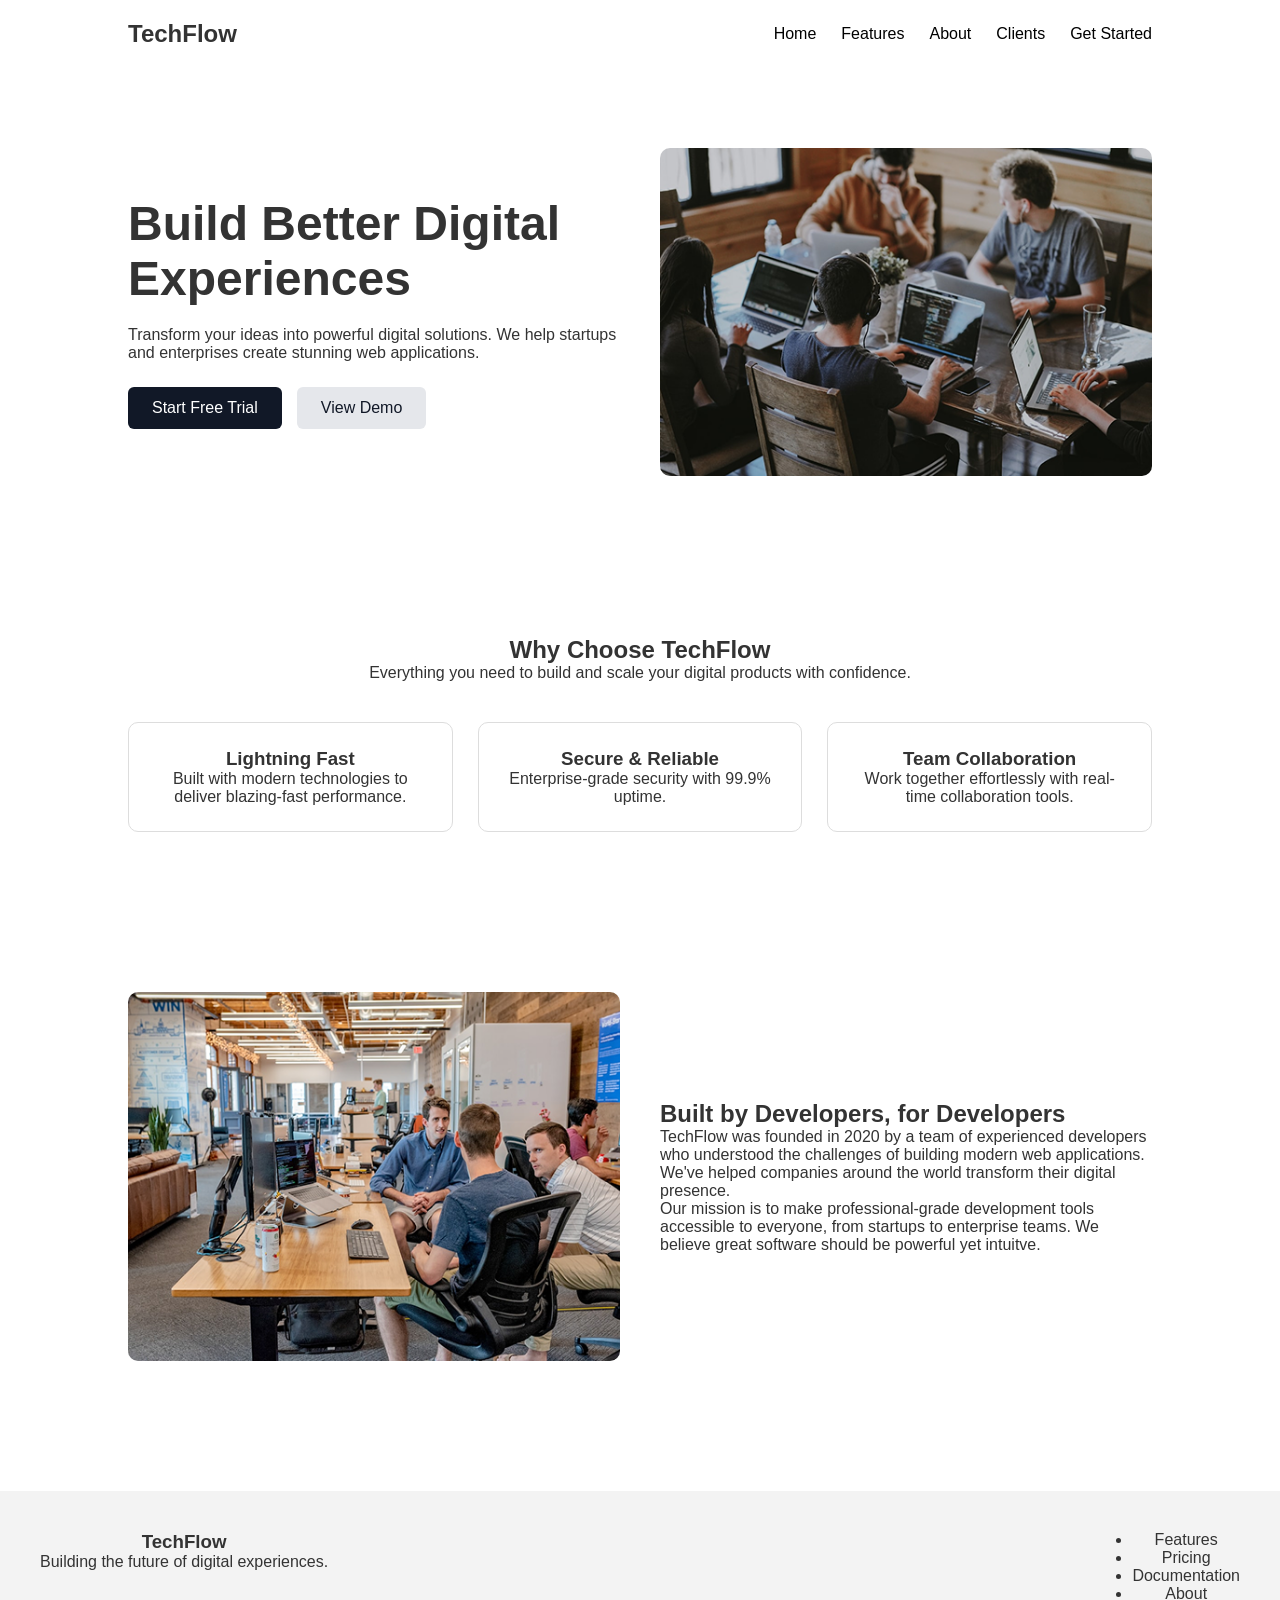
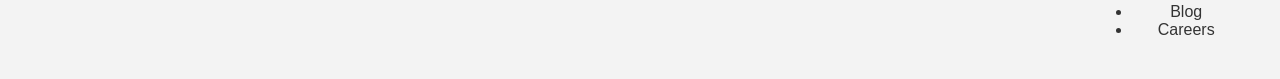
<file: homework4/index.html>
<!doctype html>
<html lang="en">
  <head>
    <meta charset="UTF-8" />
    <meta name="viewport" content="width=device-width, initial-scale=1.0" />

    <title>TechFlow</title>

    <link rel="stylesheet" href="styles.css" />
  </head>

  <body>
    <header>
      <div class="container">
        <h2 class="logo">TechFlow</h2>

       <nav>
  <ul>
    <li><a href="index.html">Home</a></li>
    <li><a href="#features">Features</a></li>
    <li><a href="#about">About</a></li>
    <li><a href="clients.html">Clients</a></li>
    <li><a href="#" class="btn">Get Started</a></li>
  </ul>
</nav>
      </div>
    </header>

    <main>
      <section class="hero">
        <div class="hero-text">
          <h1>Build Better Digital Experiences</h1>

          <p>
            Transform your ideas into powerful digital solutions. We help
            startups and enterprises create stunning web applications.
          </p>

          <div class="hero-buttons">
            <a href="#" class="dark-btn">Start Free Trial</a>
            <a href="#" class="light-btn">View Demo</a>
          </div>
        </div>

        <div class="hero-image">
          <img src="images/team.png" alt="Developers working together" />
        </div>
      </section>

      <section class="features">
        <h2>Why Choose TechFlow</h2>

        <p>
          Everything you need to build and scale your digital products with
          confidence.
        </p>

        <div class="card-container">
          <article class="card">
            <h3>Lightning Fast</h3>
            <p>
              Built with modern technologies to deliver blazing-fast
              performance.
            </p>
          </article>

          <article class="card">
            <h3>Secure & Reliable</h3>
            <p>Enterprise-grade security with 99.9% uptime.</p>
          </article>

          <article class="card">
            <h3>Team Collaboration</h3>
            <p>
              Work together effortlessly with real-time collaboration tools.
            </p>
          </article>
        </div>
      </section>

      <section class="about">
        <div class="about-image">
          <img src="images/about.png" alt="Office workspace" />
        </div>

        <div class="about-text">
          <h2>Built by Developers, for Developers</h2>

          <p>
            TechFlow was founded in 2020 by a team of experienced developers who
            understood the challenges of building modern web applications. We've
            helped companies around the world transform their digital presence.
            </p>
            <p>
            Our mission is to make professional-grade development tools
            accessible to everyone, from startups to enterprise teams. We
            believe great software should be powerful yet intuitve.
          </p>

    
          </p>
        </div>
      </section>
    </main>

    <footer>
      <div class="footer-left">
        <h3>TechFlow</h3>
        <p>Building the future of digital experiences.</p>
      </div>

      <div class="footer-right">
        <ul>
          <li>Features</li>
          <li>Pricing</li>
          <li>Documentation</li>
        </ul>

        <ul>
          <li>About</li>
          <li>Blog</li>
          <li>Careers</li>
        </ul>
      </div>
    </footer>
  </body>
</html>
</file>
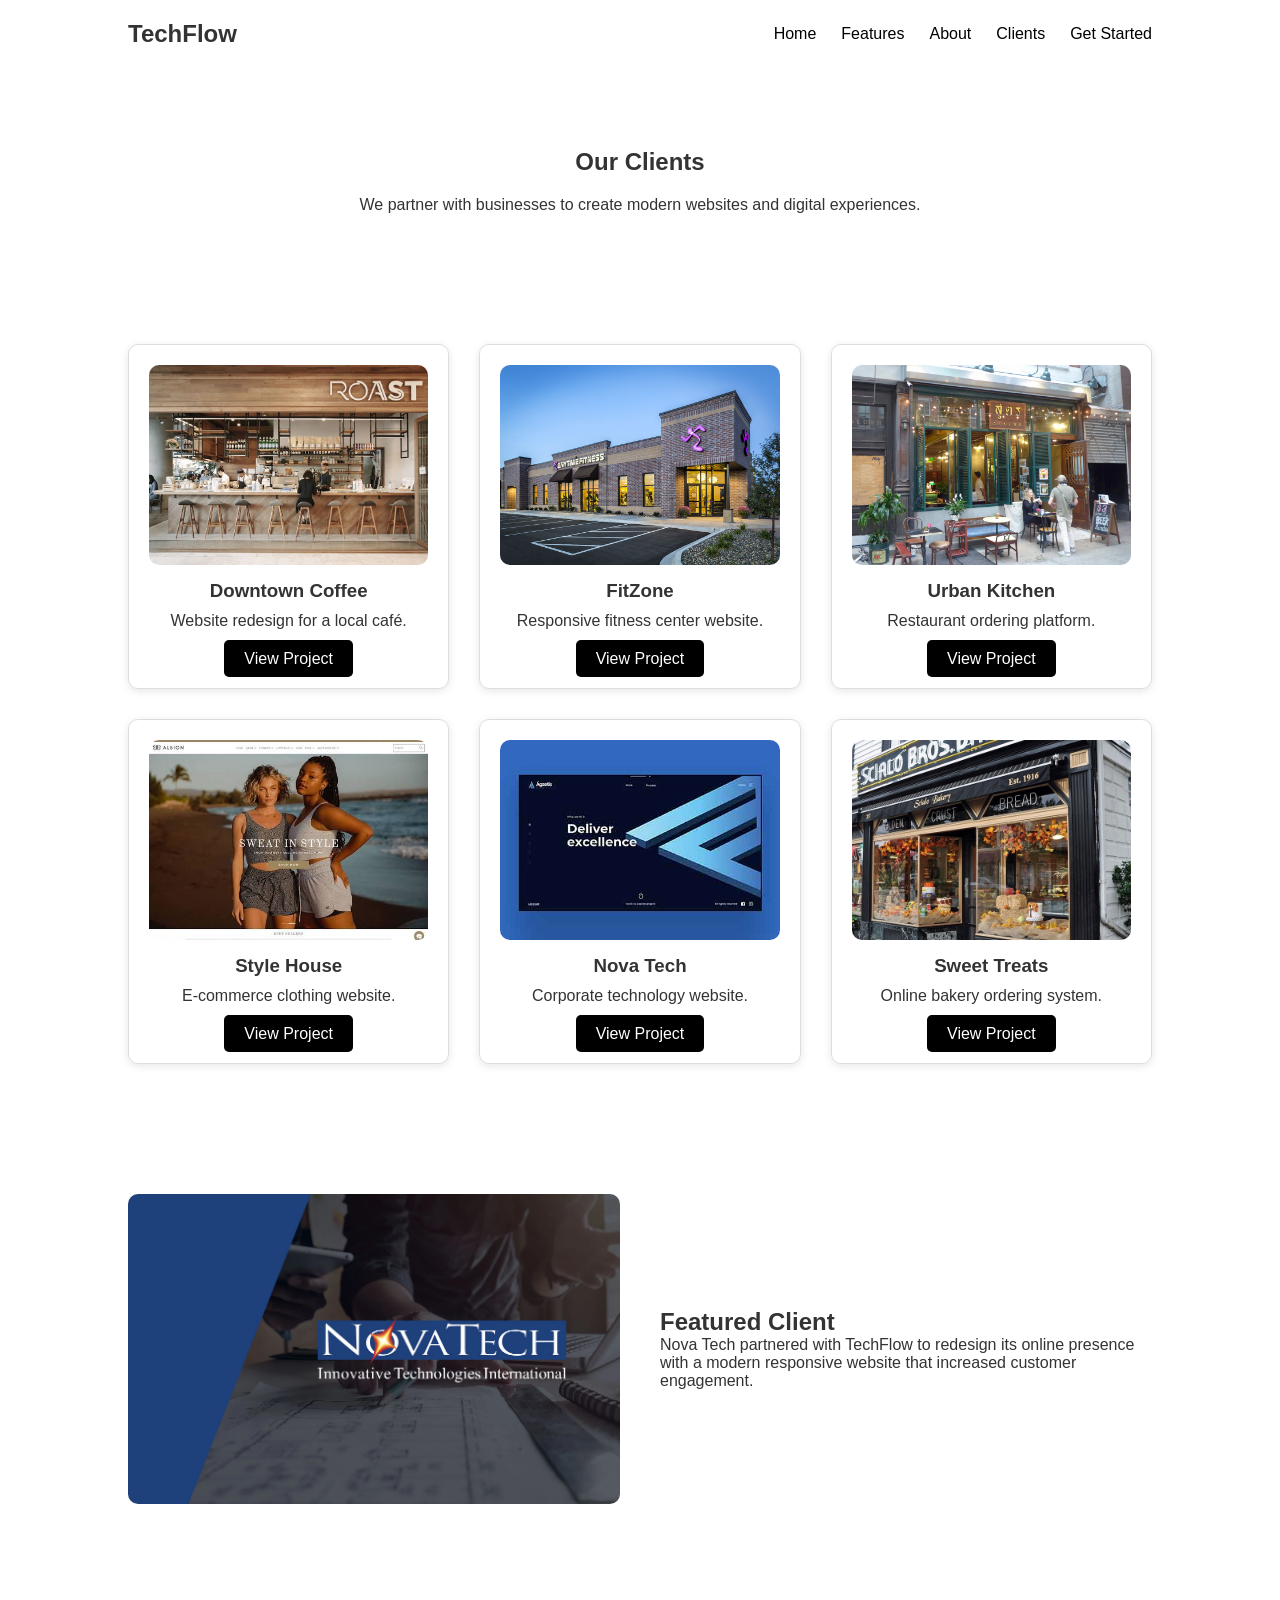
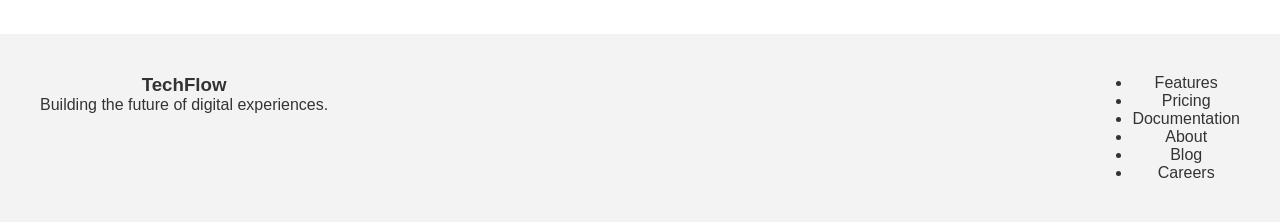
<file: homework4/clients.html>
<!doctype html>
<html lang="en">
  <head>
    <meta charset="UTF-8" />
    <meta name="viewport" content="width=device-width, initial-scale=1.0" />
    <title>TechFlow Clients</title>

    <link rel="stylesheet" href="styles.css" />
  </head>

  <body>
    <header>
      <div class="container">
        <h2 class="logo">TechFlow</h2>

        <nav>
          <ul>
            <li><a href="index.html">Home</a></li>
            <li><a href="index.html#features">Features</a></li>
            <li><a href="index.html#about">About</a></li>
            <li><a href="clients.html">Clients</a></li>
            <li><a href="#" class="btn">Get Started</a></li>
          </ul>
        </nav>
      </div>
    </header>

    <main>
      <section class="hero-small">
        <h1>Our Clients</h1>

        <p>
          We partner with businesses to create modern websites and digital
          experiences.
        </p>
      </section>

      <section class="client-grid">
        <article class="client-card">
          <img src="images/coffee.png" alt="Coffee shop" />
          <h3>Downtown Coffee</h3>
          <p>Website redesign for a local café.</p>
          <a href="#">View Project</a>
        </article>

        <article class="client-card">
          <img src="images/gym.png" alt="Gym" />
          <h3>FitZone</h3>
          <p>Responsive fitness center website.</p>
          <a href="#">View Project</a>
        </article>

        <article class="client-card">
          <img src="images/food.png" alt="Restaurant" />
          <h3>Urban Kitchen</h3>
          <p>Restaurant ordering platform.</p>
          <a href="#">View Project</a>
        </article>

        <article class="client-card">
          <img src="images/fashion.png" alt="Fashion" />
          <h3>Style House</h3>
          <p>E-commerce clothing website.</p>
          <a href="#">View Project</a>
        </article>

        <article class="client-card">
          <img src="images/techweb.png" alt="Technology" />
          <h3>Nova Tech</h3>
          <p>Corporate technology website.</p>
          <a href="#">View Project</a>
        </article>

        <article class="client-card">
          <img src="images/bake.png" alt="Bakery" />
          <h3>Sweet Treats</h3>
          <p>Online bakery ordering system.</p>
          <a href="#">View Project</a>
        </article>
      </section>

      <section class="featured-client">
        <div class="featured-image">
          <img src="images/nova.png" alt="Featured project" />
        </div>

        <div class="featured-text">
          <h2>Featured Client</h2>

          <p>
            Nova Tech partnered with TechFlow to redesign its online presence
            with a modern responsive website that increased customer engagement.
          </p>
        </div>
      </section>
    </main>

    <footer>
      <div class="footer-left">
        <h3>TechFlow</h3>
        <p>Building the future of digital experiences.</p>
      </div>

      <div class="footer-right">
        <ul>
          <li>Features</li>
          <li>Pricing</li>
          <li>Documentation</li>
        </ul>

        <ul>
          <li>About</li>
          <li>Blog</li>
          <li>Careers</li>
        </ul>
      </div>
    </footer>
  </body>
</html>
</file>
<file: homework4/styles.css>
* {
  margin: 0;
  padding: 0;
  box-sizing: border-box;
}

body {
  font-family: Arial, sans-serif;
  color: #333;
}

img {
  width: 100%;
  display: block;
  border-radius: 10px;
}

header .container {
  display: flex;
  justify-content: space-between;
  align-items: center;
  padding: 20px 10%;
}

nav ul {
  display: flex;
  gap: 25px;
  list-style: none;
}

nav a {
  text-decoration: none;
  color: black;
}

.hero {
  display: flex;
  justify-content: space-between;
  align-items: center;
  gap: 40px;

  padding: 80px 10%;
}

.hero-text,
.hero-image {
  flex: 1;
}

.hero h1 {
  font-size: 3rem;
  margin-bottom: 20px;
}

.hero p {
  margin-bottom: 25px;
}
.dark-btn {
  background-color: #111827;
  color: white;
  text-decoration: none;
  padding: 12px 24px;
  border-radius: 6px;
}

.light-btn {
  background-color: #e5e7eb;
  color: #111827;
  text-decoration: none;
  padding: 12px 24px;
  border-radius: 6px;
}
.hero-buttons {
  display: flex;
  gap: 15px;
}

.features {
  padding: 80px 10%;
  text-align: center;
}

.card-container {
  display: flex;
  gap: 25px;
  justify-content: center;
  margin-top: 40px;
}

.card {
  padding: 25px;
  border: 1px solid #ddd;
  border-radius: 10px;
  flex: 1;
}

.about {
  display: flex;
  gap: 40px;
  align-items: center;

  padding: 80px 10%;
}

.about-image,
.about-text {
  flex: 1;
}

footer {
  display: flex;
  justify-content: space-between;

  padding: 50px 10%;
}

@media (max-width: 768px) {
  .hero,
  .about,
  .card-container,
  footer,
  header .container {
    flex-direction: column;
  }

  nav ul {
    flex-direction: column;
    align-items: center;
  }

  .hero {
    text-align: center;
  }

  .hero-buttons {
    justify-content: center;
  }
}

.hero-small {
  text-align: center;
  padding: 80px 10%;
}

.hero-small h1 {
  margin-bottom: 20px;
}

.client-grid {
  display: grid;

  grid-template-columns: repeat(3, 1fr);

  gap: 30px;

  padding: 50px 10%;
}

.client-card {
  border: 1px solid #ddd;
  border-radius: 10px;
  padding: 20px;
  text-align: center;
  box-shadow: 0 2px 8px rgba(0, 0, 0, 0.1);
  transition: 0.3s;
}

.client-card:hover {
  transform: translateY(-5px);
}

.client-card img {
  width: 100%;
  height: 200px;
  object-fit: cover;
  border-radius: 10px;
}

.client-card h3 {
  margin-top: 15px;
  margin-bottom: 10px;
}

.client-card p {
  margin-bottom: 20px;
}

.client-card a {
  text-decoration: none;
  background: black;
  color: white;
  padding: 10px 20px;
  border-radius: 5px;
}

.featured-client {
  display: flex;
  gap: 40px;
  align-items: center;
  padding: 80px 10%;
}

.featured-image,
.featured-text {
  flex: 1;
}

.featured-image img {
  width: 100%;

  border-radius: 10px;
}

footer {
  text-align: center;
  padding: 40px;
  margin-top: 50px;
  background: #f3f3f3;
}

@media (max-width: 768px) {
  .client-grid {
    grid-template-columns: 1fr;
  }

  .featured-client {
    flex-direction: column;
  }
}
</file>
